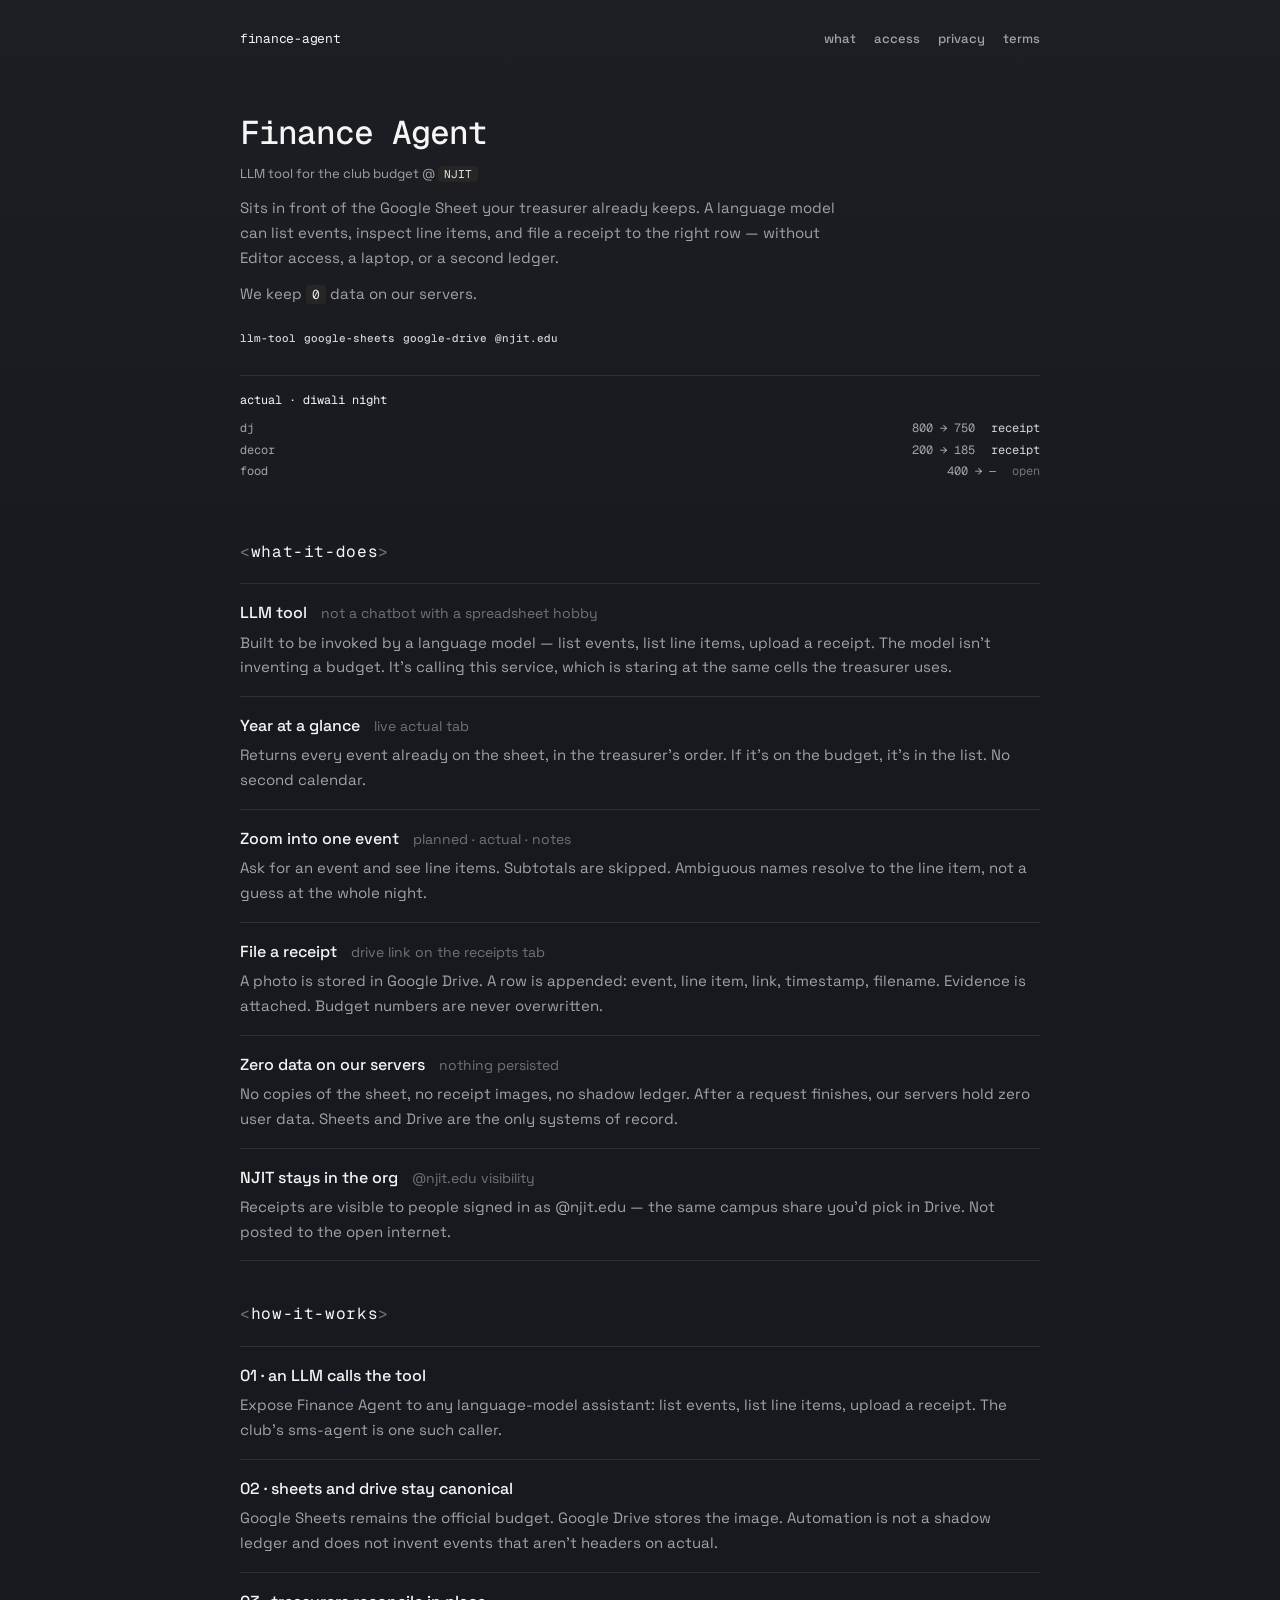
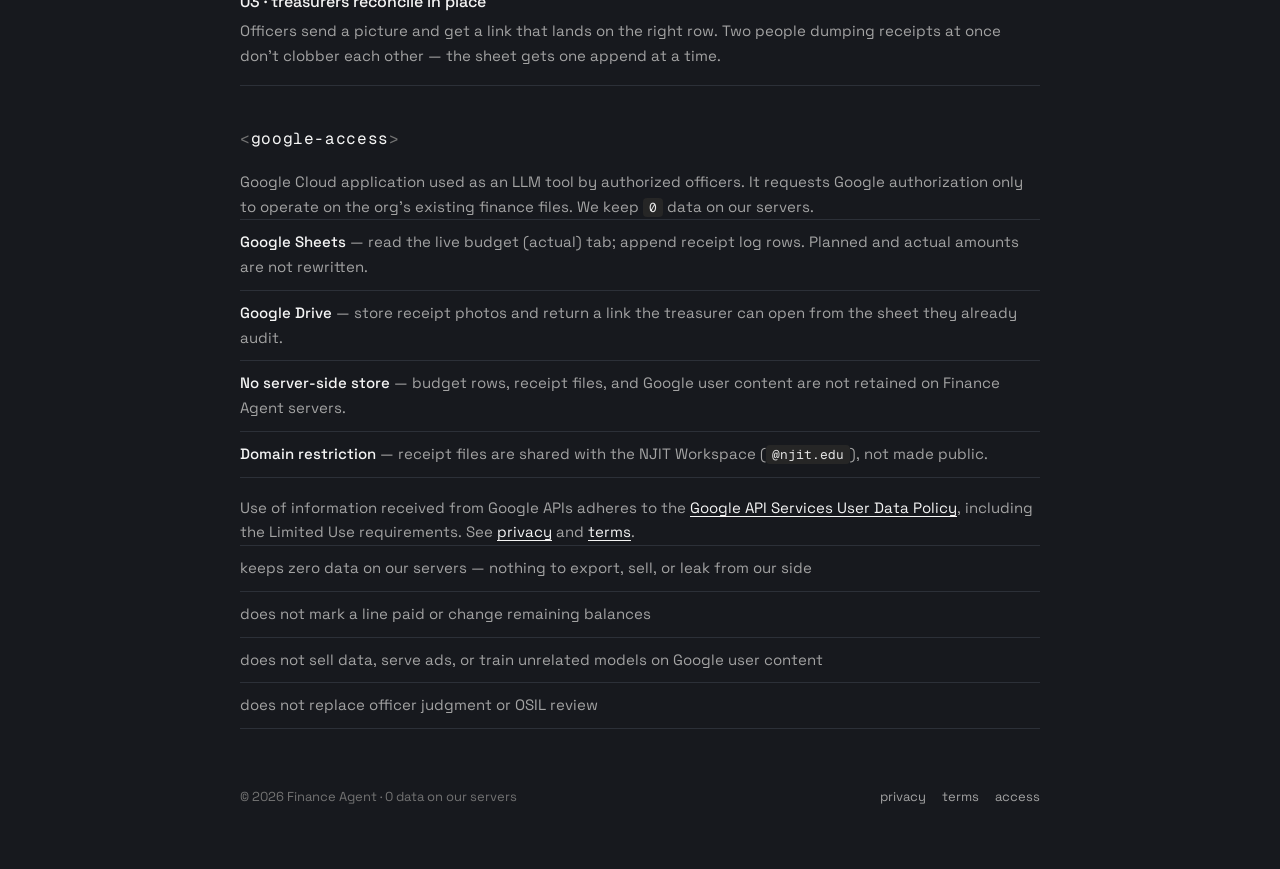
<file: index.html>
<!DOCTYPE html>
<html lang="en">
<head>
  <meta charset="utf-8">
  <meta name="viewport" content="width=device-width, initial-scale=1">
  <title>Finance Agent — Student organization budget tools</title>
  <meta name="description" content="Finance Agent is an LLM tool that reads your club’s official Google Sheet and files receipt evidence. We keep zero data on our servers — Sheets and Drive stay the source of truth.">
  <meta name="theme-color" content="#17191e">
  <link rel="icon" href="favicon.svg" type="image/svg+xml">
  <meta property="og:title" content="Finance Agent">
  <meta property="og:description" content="An LLM tool for the official club budget. Zero data on our servers.">
  <meta property="og:type" content="website">
  <link rel="preconnect" href="https://fonts.googleapis.com">
  <link rel="preconnect" href="https://fonts.gstatic.com" crossorigin>
  <link href="https://fonts.googleapis.com/css2?family=Geist+Mono:wght@400;500&family=Space+Grotesk:wght@400;500&display=swap" rel="stylesheet">
  <link rel="stylesheet" href="styles.css">
</head>
<body>
  <header class="wrap nav">
    <a class="brand" href="index.html">finance-agent</a>
    <nav class="nav-links" aria-label="Primary">
      <a href="#what">what</a>
      <a href="#access">access</a>
      <a href="privacy.html">privacy</a>
      <a href="terms.html">terms</a>
    </nav>
  </header>

  <main class="wrap">
    <section class="hero">
      <h1>Finance Agent</h1>
      <p class="sub">LLM tool for the club budget @ <code>NJIT</code></p>
      <p>
        Sits in front of the Google Sheet your treasurer already keeps.
        A language model can list events, inspect line items, and file a receipt
        to the right row — without Editor access, a laptop, or a second ledger.
      </p>
      <p>We keep <code>0</code> data on our servers.</p>
      <div class="tags" aria-label="Systems of record">
        <span>llm-tool</span>
        <span>google-sheets</span>
        <span>google-drive</span>
        <span>@njit.edu</span>
      </div>

      <div class="sheet" aria-label="Example budget view">
        <div class="event">actual · diwali night</div>
        <div class="row"><span>dj</span><span>800 → 750</span><span class="ok">receipt</span></div>
        <div class="row"><span>decor</span><span>200 → 185</span><span class="ok">receipt</span></div>
        <div class="row"><span>food</span><span>400 → —</span><span class="pending">open</span></div>
      </div>
    </section>

    <section id="what">
      <h2><span class="angle">&lt;</span>what-it-does<span class="angle">&gt;</span></h2>
      <article class="item">
        <div class="item-head">
          <strong>LLM tool</strong>
          <span>not a chatbot with a spreadsheet hobby</span>
        </div>
        <p>Built to be invoked by a language model — list events, list line items, upload a receipt. The model isn’t inventing a budget. It’s calling this service, which is staring at the same cells the treasurer uses.</p>
      </article>
      <article class="item">
        <div class="item-head">
          <strong>Year at a glance</strong>
          <span>live actual tab</span>
        </div>
        <p>Returns every event already on the sheet, in the treasurer’s order. If it’s on the budget, it’s in the list. No second calendar.</p>
      </article>
      <article class="item">
        <div class="item-head">
          <strong>Zoom into one event</strong>
          <span>planned · actual · notes</span>
        </div>
        <p>Ask for an event and see line items. Subtotals are skipped. Ambiguous names resolve to the line item, not a guess at the whole night.</p>
      </article>
      <article class="item">
        <div class="item-head">
          <strong>File a receipt</strong>
          <span>drive link on the receipts tab</span>
        </div>
        <p>A photo is stored in Google Drive. A row is appended: event, line item, link, timestamp, filename. Evidence is attached. Budget numbers are never overwritten.</p>
      </article>
      <article class="item">
        <div class="item-head">
          <strong>Zero data on our servers</strong>
          <span>nothing persisted</span>
        </div>
        <p>No copies of the sheet, no receipt images, no shadow ledger. After a request finishes, our servers hold zero user data. Sheets and Drive are the only systems of record.</p>
      </article>
      <article class="item">
        <div class="item-head">
          <strong>NJIT stays in the org</strong>
          <span>@njit.edu visibility</span>
        </div>
        <p>Receipts are visible to people signed in as @njit.edu — the same campus share you’d pick in Drive. Not posted to the open internet.</p>
      </article>
    </section>

    <section id="how">
      <h2><span class="angle">&lt;</span>how-it-works<span class="angle">&gt;</span></h2>
      <article class="item">
        <div class="item-head">
          <strong>01 · an LLM calls the tool</strong>
        </div>
        <p>Expose Finance Agent to any language-model assistant: list events, list line items, upload a receipt. The club’s sms-agent is one such caller.</p>
      </article>
      <article class="item">
        <div class="item-head">
          <strong>02 · sheets and drive stay canonical</strong>
        </div>
        <p>Google Sheets remains the official budget. Google Drive stores the image. Automation is not a shadow ledger and does not invent events that aren’t headers on actual.</p>
      </article>
      <article class="item">
        <div class="item-head">
          <strong>03 · treasurers reconcile in place</strong>
        </div>
        <p>Officers send a picture and get a link that lands on the right row. Two people dumping receipts at once don’t clobber each other — the sheet gets one append at a time.</p>
      </article>
    </section>

    <section id="access">
      <h2><span class="angle">&lt;</span>google-access<span class="angle">&gt;</span></h2>
      <p class="note">
        Google Cloud application used as an LLM tool by authorized officers.
        It requests Google authorization only to operate on the org’s existing finance files.
        We keep <code>0</code> data on our servers.
      </p>
      <ul class="access-list">
        <li><strong>Google Sheets</strong> — read the live budget (actual) tab; append receipt log rows. Planned and actual amounts are not rewritten.</li>
        <li><strong>Google Drive</strong> — store receipt photos and return a link the treasurer can open from the sheet they already audit.</li>
        <li><strong>No server-side store</strong> — budget rows, receipt files, and Google user content are not retained on Finance Agent servers.</li>
        <li><strong>Domain restriction</strong> — receipt files are shared with the NJIT Workspace (<code>@njit.edu</code>), not made public.</li>
      </ul>
      <p class="note">
        Use of information received from Google APIs adheres to the
        <a href="https://developers.google.com/terms/api-services-user-data-policy">Google API Services User Data Policy</a>,
        including the Limited Use requirements. See
        <a href="privacy.html">privacy</a> and
        <a href="terms.html">terms</a>.
      </p>
      <ul class="never">
        <li>keeps zero data on our servers — nothing to export, sell, or leak from our side</li>
        <li>does not mark a line paid or change remaining balances</li>
        <li>does not sell data, serve ads, or train unrelated models on Google user content</li>
        <li>does not replace officer judgment or OSIL review</li>
      </ul>
    </section>
  </main>

  <footer class="wrap site-footer">
    <div class="footer-row">
      <p>© 2026 Finance Agent · 0 data on our servers</p>
      <div class="footer-links">
        <a href="privacy.html">privacy</a>
        <a href="terms.html">terms</a>
        <a href="#access">access</a>
      </div>
    </div>
  </footer>
</body>
</html>
</file>
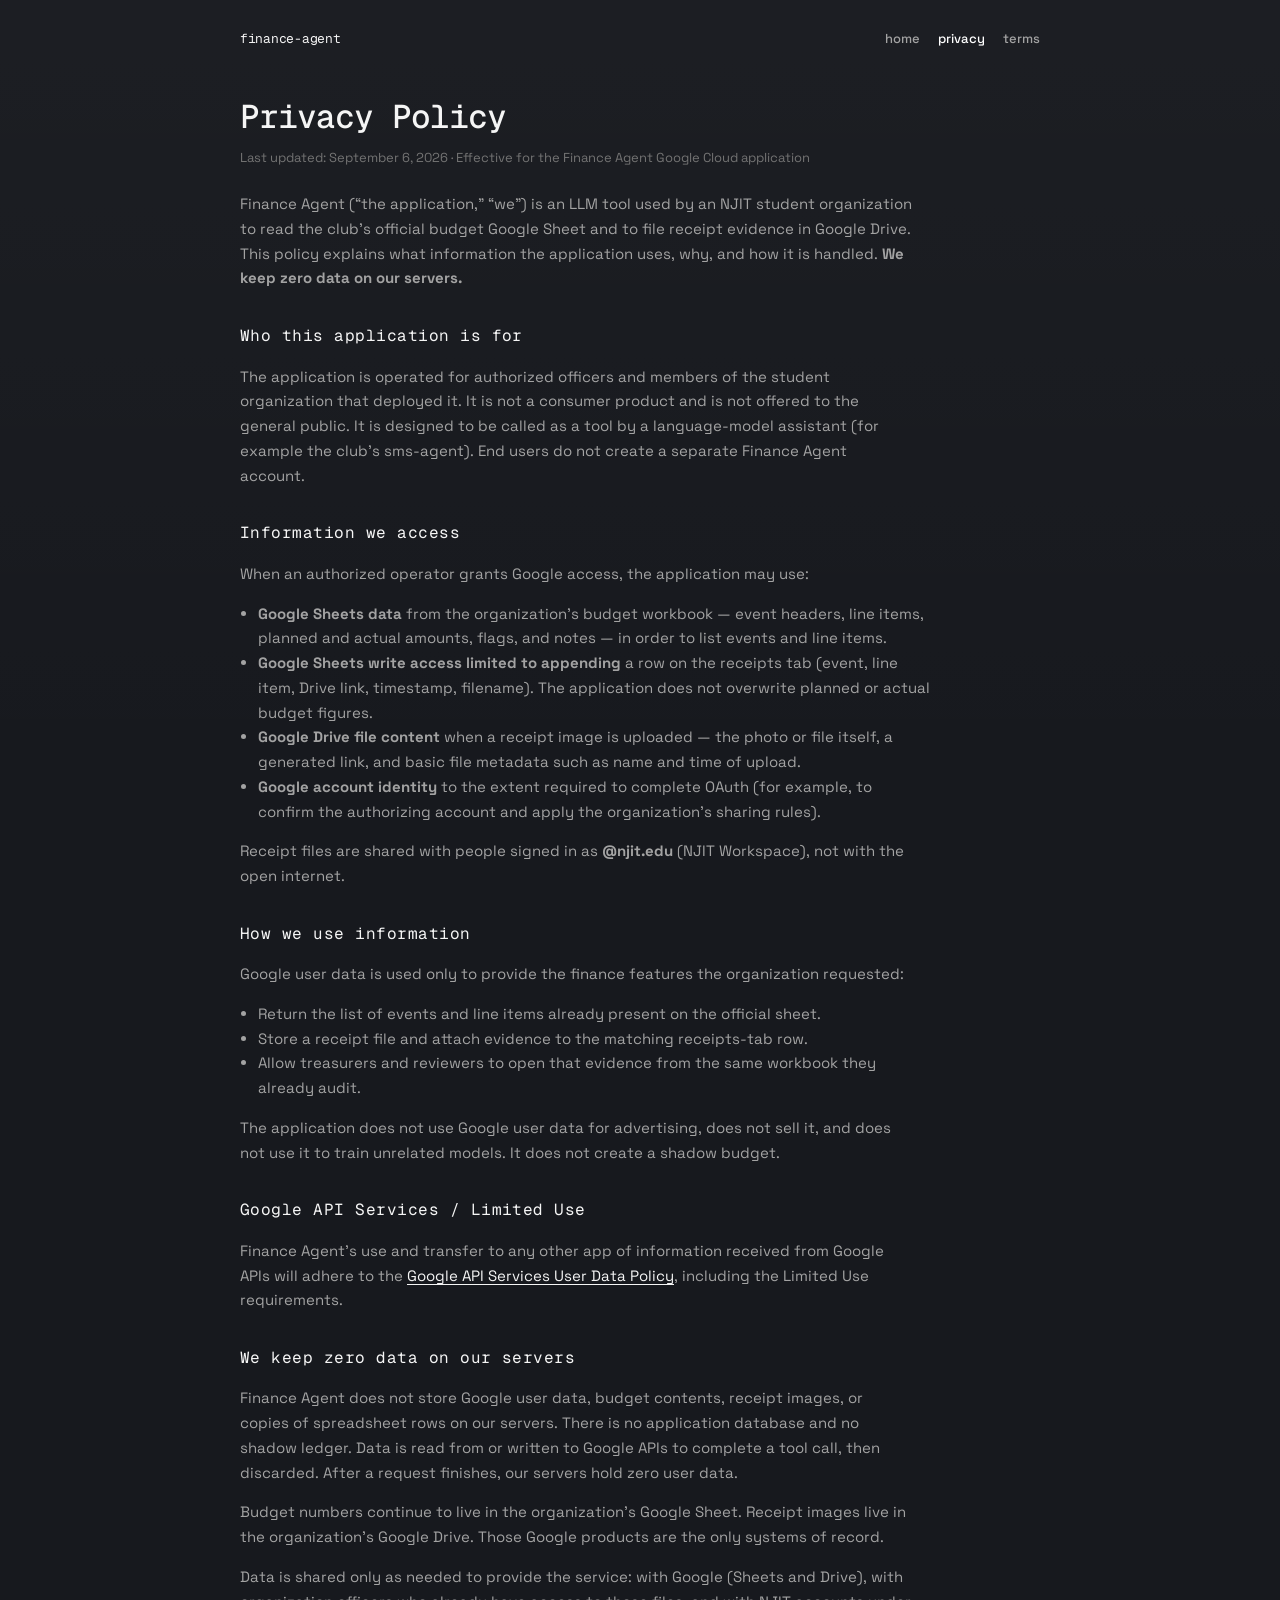
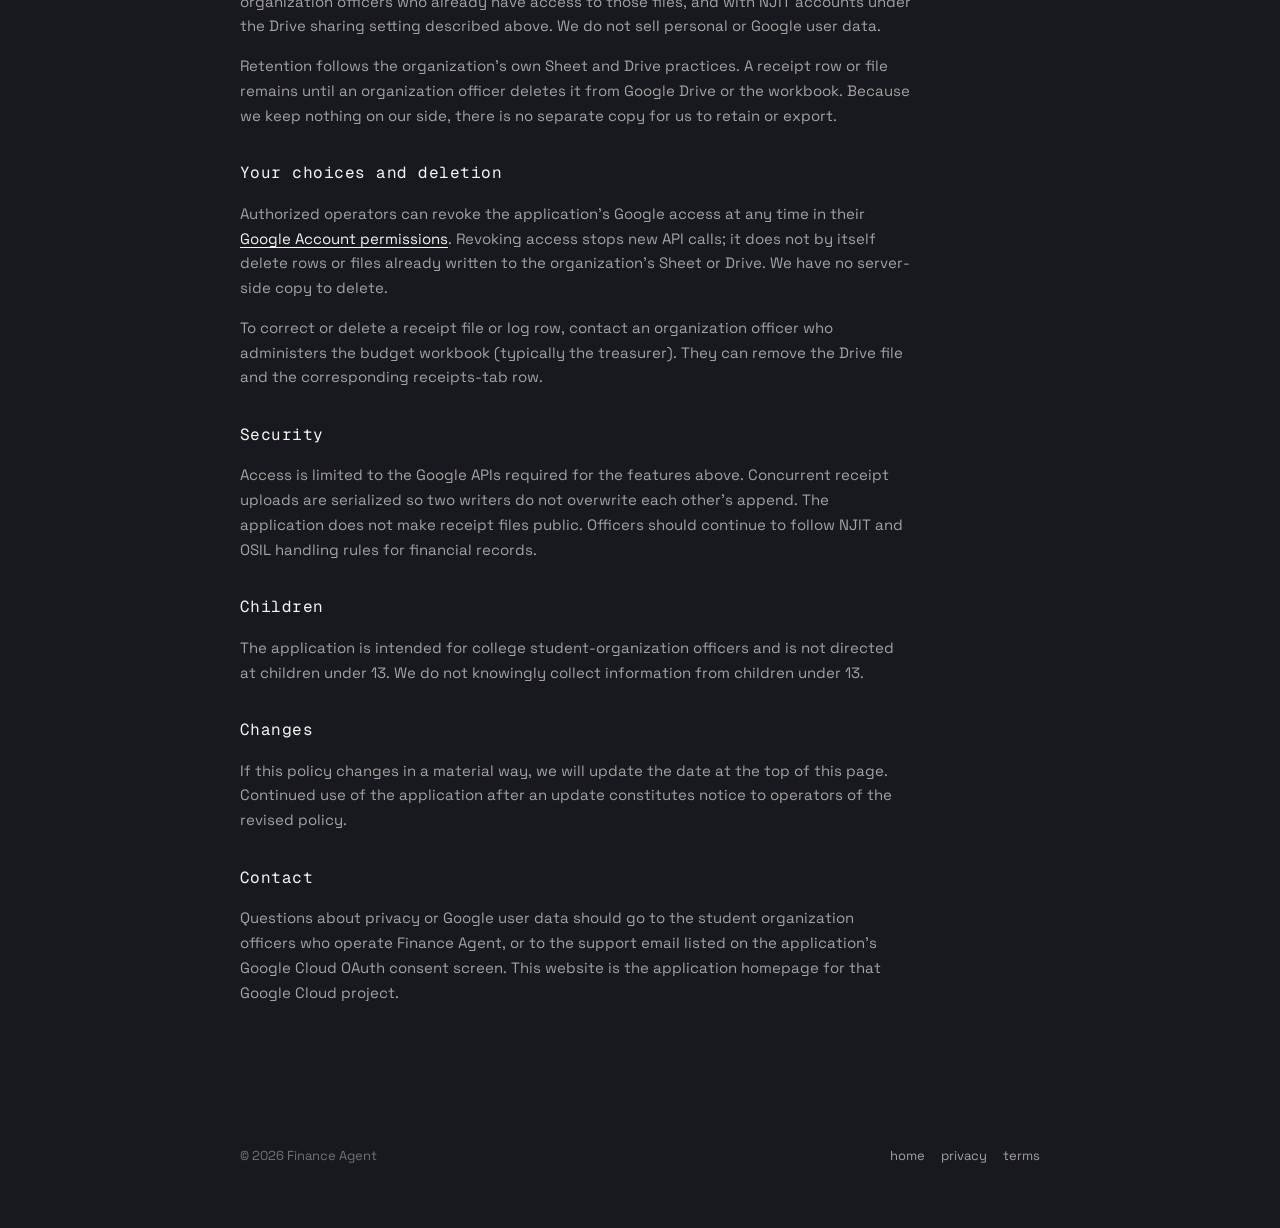
<file: privacy.html>
<!DOCTYPE html>
<html lang="en">
<head>
  <meta charset="utf-8">
  <meta name="viewport" content="width=device-width, initial-scale=1">
  <title>Privacy Policy — Finance Agent</title>
  <meta name="description" content="Privacy Policy for Finance Agent. We keep zero data on our servers. Google Sheets and Drive are the only systems of record.">
  <meta name="theme-color" content="#17191e">
  <link rel="icon" href="favicon.svg" type="image/svg+xml">
  <link rel="preconnect" href="https://fonts.googleapis.com">
  <link rel="preconnect" href="https://fonts.gstatic.com" crossorigin>
  <link href="https://fonts.googleapis.com/css2?family=Geist+Mono:wght@400;500&family=Space+Grotesk:wght@400;500&display=swap" rel="stylesheet">
  <link rel="stylesheet" href="styles.css">
</head>
<body>
  <header class="wrap nav">
    <a class="brand" href="index.html">finance-agent</a>
    <nav class="nav-links" aria-label="Primary">
      <a href="index.html">home</a>
      <a href="privacy.html" aria-current="page">privacy</a>
      <a href="terms.html">terms</a>
    </nav>
  </header>

  <main class="wrap legal-page">
    <h1>Privacy Policy</h1>
    <p class="meta">Last updated: September 6, 2026 · Effective for the Finance Agent Google Cloud application</p>

    <p>
      Finance Agent (“the application,” “we”) is an LLM tool used by an NJIT student organization
      to read the club’s official budget Google Sheet and to file receipt evidence in Google Drive.
      This policy explains what information the application uses, why, and how it is handled.
      <strong>We keep zero data on our servers.</strong>
    </p>

    <h2>Who this application is for</h2>
    <p>
      The application is operated for authorized officers and members of the student organization
      that deployed it. It is not a consumer product and is not offered to the general public.
      It is designed to be called as a tool by a language-model assistant (for example the club’s
      sms-agent). End users do not create a separate Finance Agent account.
    </p>

    <h2>Information we access</h2>
    <p>When an authorized operator grants Google access, the application may use:</p>
    <ul>
      <li><strong>Google Sheets data</strong> from the organization’s budget workbook — event headers, line items, planned and actual amounts, flags, and notes — in order to list events and line items.</li>
      <li><strong>Google Sheets write access limited to appending</strong> a row on the receipts tab (event, line item, Drive link, timestamp, filename). The application does not overwrite planned or actual budget figures.</li>
      <li><strong>Google Drive file content</strong> when a receipt image is uploaded — the photo or file itself, a generated link, and basic file metadata such as name and time of upload.</li>
      <li><strong>Google account identity</strong> to the extent required to complete OAuth (for example, to confirm the authorizing account and apply the organization’s sharing rules).</li>
    </ul>
    <p>
      Receipt files are shared with people signed in as <strong>@njit.edu</strong> (NJIT Workspace),
      not with the open internet.
    </p>

    <h2>How we use information</h2>
    <p>Google user data is used only to provide the finance features the organization requested:</p>
    <ul>
      <li>Return the list of events and line items already present on the official sheet.</li>
      <li>Store a receipt file and attach evidence to the matching receipts-tab row.</li>
      <li>Allow treasurers and reviewers to open that evidence from the same workbook they already audit.</li>
    </ul>
    <p>
      The application does not use Google user data for advertising, does not sell it, and does not
      use it to train unrelated models. It does not create a shadow budget.
    </p>

    <h2>Google API Services / Limited Use</h2>
    <p>
      Finance Agent’s use and transfer to any other app of information received from Google APIs
      will adhere to the
      <a href="https://developers.google.com/terms/api-services-user-data-policy">Google API Services User Data Policy</a>,
      including the Limited Use requirements.
    </p>

    <h2>We keep zero data on our servers</h2>
    <p>
      Finance Agent does not store Google user data, budget contents, receipt images, or copies of
      spreadsheet rows on our servers. There is no application database and no shadow ledger.
      Data is read from or written to Google APIs to complete a tool call, then discarded.
      After a request finishes, our servers hold zero user data.
    </p>
    <p>
      Budget numbers continue to live in the organization’s Google Sheet. Receipt images live in
      the organization’s Google Drive. Those Google products are the only systems of record.
    </p>
    <p>
      Data is shared only as needed to provide the service: with Google (Sheets and Drive), with
      organization officers who already have access to those files, and with NJIT accounts under
      the Drive sharing setting described above. We do not sell personal or Google user data.
    </p>
    <p>
      Retention follows the organization’s own Sheet and Drive practices. A receipt row or file
      remains until an organization officer deletes it from Google Drive or the workbook.
      Because we keep nothing on our side, there is no separate copy for us to retain or export.
    </p>

    <h2>Your choices and deletion</h2>
    <p>
      Authorized operators can revoke the application’s Google access at any time in their
      <a href="https://myaccount.google.com/permissions">Google Account permissions</a>.
      Revoking access stops new API calls; it does not by itself delete rows or files already
      written to the organization’s Sheet or Drive. We have no server-side copy to delete.
    </p>
    <p>
      To correct or delete a receipt file or log row, contact an organization officer who
      administers the budget workbook (typically the treasurer). They can remove the Drive file
      and the corresponding receipts-tab row.
    </p>

    <h2>Security</h2>
    <p>
      Access is limited to the Google APIs required for the features above. Concurrent receipt
      uploads are serialized so two writers do not overwrite each other’s append. The application
      does not make receipt files public. Officers should continue to follow NJIT and OSIL
      handling rules for financial records.
    </p>

    <h2>Children</h2>
    <p>
      The application is intended for college student-organization officers and is not directed
      at children under 13. We do not knowingly collect information from children under 13.
    </p>

    <h2>Changes</h2>
    <p>
      If this policy changes in a material way, we will update the date at the top of this page.
      Continued use of the application after an update constitutes notice to operators of the
      revised policy.
    </p>

    <h2>Contact</h2>
    <p>
      Questions about privacy or Google user data should go to the student organization officers
      who operate Finance Agent, or to the support email listed on the application’s
      Google Cloud OAuth consent screen. This website is the application homepage for that
      Google Cloud project.
    </p>
  </main>

  <footer class="wrap site-footer">
    <div class="footer-row">
      <p>© 2026 Finance Agent</p>
      <div class="footer-links">
        <a href="index.html">home</a>
        <a href="privacy.html">privacy</a>
        <a href="terms.html">terms</a>
      </div>
    </div>
  </footer>
</body>
</html>
</file>
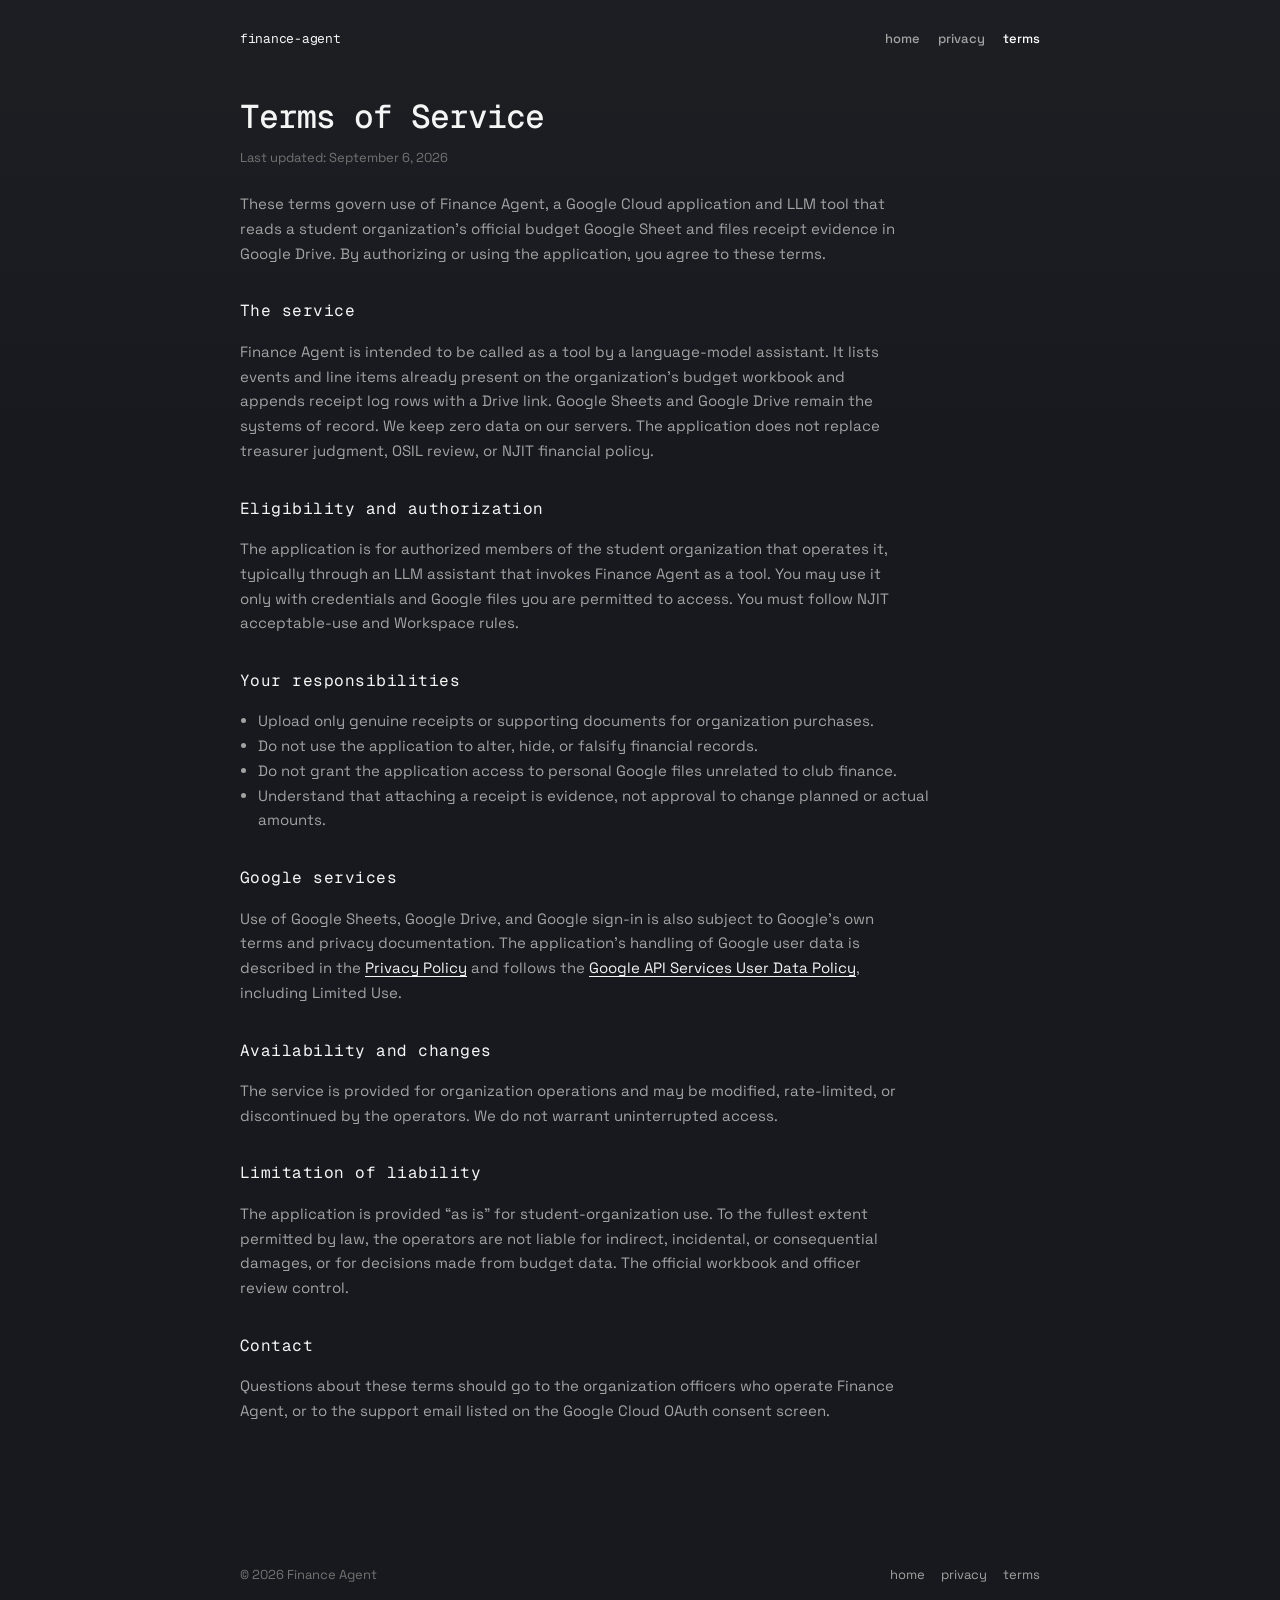
<file: terms.html>
<!DOCTYPE html>
<html lang="en">
<head>
  <meta charset="utf-8">
  <meta name="viewport" content="width=device-width, initial-scale=1">
  <title>Terms of Service — Finance Agent</title>
  <meta name="description" content="Terms of Service for Finance Agent, an LLM tool that reads an organization budget Sheet and files receipt evidence. Zero data is kept on our servers.">
  <meta name="theme-color" content="#17191e">
  <link rel="icon" href="favicon.svg" type="image/svg+xml">
  <link rel="preconnect" href="https://fonts.googleapis.com">
  <link rel="preconnect" href="https://fonts.gstatic.com" crossorigin>
  <link href="https://fonts.googleapis.com/css2?family=Geist+Mono:wght@400;500&family=Space+Grotesk:wght@400;500&display=swap" rel="stylesheet">
  <link rel="stylesheet" href="styles.css">
</head>
<body>
  <header class="wrap nav">
    <a class="brand" href="index.html">finance-agent</a>
    <nav class="nav-links" aria-label="Primary">
      <a href="index.html">home</a>
      <a href="privacy.html">privacy</a>
      <a href="terms.html" aria-current="page">terms</a>
    </nav>
  </header>

  <main class="wrap legal-page">
    <h1>Terms of Service</h1>
    <p class="meta">Last updated: September 6, 2026</p>

    <p>
      These terms govern use of Finance Agent, a Google Cloud application and LLM tool that reads
      a student organization’s official budget Google Sheet and files receipt evidence in Google Drive.
      By authorizing or using the application, you agree to these terms.
    </p>

    <h2>The service</h2>
    <p>
      Finance Agent is intended to be called as a tool by a language-model assistant. It lists
      events and line items already present on the organization’s budget workbook and appends
      receipt log rows with a Drive link. Google Sheets and Google Drive remain the systems of
      record. We keep zero data on our servers. The application does not replace treasurer judgment,
      OSIL review, or NJIT financial policy.
    </p>

    <h2>Eligibility and authorization</h2>
    <p>
      The application is for authorized members of the student organization that operates it,
      typically through an LLM assistant that invokes Finance Agent as a tool. You may use it
      only with credentials and Google files you are permitted to access. You must follow NJIT
      acceptable-use and Workspace rules.
    </p>

    <h2>Your responsibilities</h2>
    <ul>
      <li>Upload only genuine receipts or supporting documents for organization purchases.</li>
      <li>Do not use the application to alter, hide, or falsify financial records.</li>
      <li>Do not grant the application access to personal Google files unrelated to club finance.</li>
      <li>Understand that attaching a receipt is evidence, not approval to change planned or actual amounts.</li>
    </ul>

    <h2>Google services</h2>
    <p>
      Use of Google Sheets, Google Drive, and Google sign-in is also subject to Google’s own
      terms and privacy documentation. The application’s handling of Google user data is
      described in the <a href="privacy.html">Privacy Policy</a> and follows the
      <a href="https://developers.google.com/terms/api-services-user-data-policy">Google API Services User Data Policy</a>,
      including Limited Use.
    </p>

    <h2>Availability and changes</h2>
    <p>
      The service is provided for organization operations and may be modified, rate-limited,
      or discontinued by the operators. We do not warrant uninterrupted access.
    </p>

    <h2>Limitation of liability</h2>
    <p>
      The application is provided “as is” for student-organization use. To the fullest extent
      permitted by law, the operators are not liable for indirect, incidental, or consequential
      damages, or for decisions made from budget data. The official workbook and officer review
      control.
    </p>

    <h2>Contact</h2>
    <p>
      Questions about these terms should go to the organization officers who operate Finance Agent,
      or to the support email listed on the Google Cloud OAuth consent screen.
    </p>
  </main>

  <footer class="wrap site-footer">
    <div class="footer-row">
      <p>© 2026 Finance Agent</p>
      <div class="footer-links">
        <a href="index.html">home</a>
        <a href="privacy.html">privacy</a>
        <a href="terms.html">terms</a>
      </div>
    </div>
  </footer>
</body>
</html>
</file>
<file: styles.css>
:root {
  --bg: #17191e;
  --text: #f5f5f5;
  --muted: #a3a3a3;
  --dim: #737373;
  --line: #2c3038;
  --code-bg: #262626;
  --code: #e5e5e5;
  --tag: #d4d4d4;
  --sans: "Space Grotesk", "Segoe UI", system-ui, sans-serif;
  --mono: "Geist Mono", ui-monospace, "SFMono-Regular", Menlo, monospace;
}

*,
*::before,
*::after {
  box-sizing: border-box;
}

html {
  scroll-behavior: smooth;
  background: var(--bg);
}

body {
  margin: 0;
  color: var(--text);
  background:
    linear-gradient(180deg, rgba(255, 255, 255, 0.025), transparent 28%),
    var(--bg);
  font-family: var(--sans);
  font-size: 15px;
  line-height: 1.65;
}

a {
  color: var(--text);
  text-decoration: none;
}

a:hover {
  color: #fff;
}

.wrap {
  width: min(800px, calc(100% - 48px));
  margin-inline: auto;
}

.nav {
  display: flex;
  align-items: center;
  justify-content: space-between;
  gap: 20px;
  padding: 28px 0 8px;
}

.brand {
  font-family: var(--mono);
  font-size: 13px;
  letter-spacing: -0.02em;
}

.nav-links {
  display: flex;
  gap: 18px;
}

.nav-links a {
  color: var(--muted);
  font-size: 13px;
  font-weight: 500;
}

.nav-links a:hover,
.nav-links a[aria-current="page"] {
  color: #fff;
}

.hero {
  padding: 56px 0 12px;
}

h1 {
  margin: 0 0 10px;
  font-family: var(--mono);
  font-size: clamp(1.7rem, 4vw, 2.05rem);
  font-weight: 500;
  letter-spacing: -0.03em;
  line-height: 1.2;
}

.sub {
  margin: 0 0 22px;
  color: var(--dim);
  font-size: 13px;
}

.hero p {
  max-width: 38rem;
  margin: 0 0 12px;
  color: var(--muted);
}

.hero p:last-of-type {
  margin-bottom: 0;
}

.tags {
  display: flex;
  flex-wrap: wrap;
  gap: 8px;
  margin-top: 22px;
}

.tags span {
  color: var(--tag);
  font-family: var(--mono);
  font-size: 11px;
  font-weight: 500;
}

code {
  font-family: var(--mono);
  font-size: 0.86em;
  color: var(--code);
  background: var(--code-bg);
  padding: 1px 6px;
  border-radius: 4px;
}

.sheet {
  margin: 28px 0 8px;
  padding: 14px 0 0;
  border-top: 1px solid var(--line);
  color: var(--muted);
  font-family: var(--mono);
  font-size: 12px;
  line-height: 1.8;
}

.sheet .event {
  color: var(--text);
  margin-bottom: 6px;
}

.sheet .row {
  display: grid;
  grid-template-columns: 1fr auto auto;
  gap: 16px;
}

.sheet .ok {
  color: var(--tag);
}

.sheet .pending {
  color: var(--dim);
}

section {
  padding: 36px 0 4px;
}

h2 {
  margin: 0 0 18px;
  color: var(--text);
  font-family: var(--mono);
  font-size: 16px;
  font-weight: 400;
  letter-spacing: 0.04em;
}

h2 .angle {
  color: var(--dim);
}

.item {
  padding: 16px 0;
  border-top: 1px solid var(--line);
}

.item:last-child {
  border-bottom: 1px solid var(--line);
}

.item-head {
  display: flex;
  flex-wrap: wrap;
  gap: 8px 14px;
  align-items: baseline;
  margin-bottom: 4px;
}

.item-head strong {
  font-size: 16px;
  font-weight: 500;
}

.item-head span {
  color: var(--dim);
  font-size: 14px;
  font-weight: 400;
}

.item p {
  margin: 0;
  color: var(--muted);
}

.access-list,
.never {
  margin: 0;
  padding: 0;
  list-style: none;
}

.access-list li,
.never li {
  padding: 10px 0;
  border-top: 1px solid var(--line);
  color: var(--muted);
}

.access-list li:last-child,
.never li:last-child {
  border-bottom: 1px solid var(--line);
}

.access-list strong {
  color: var(--text);
  font-weight: 500;
}

.note {
  margin: 18px 0 0;
  color: var(--muted);
}

.note a {
  color: var(--text);
  text-decoration: underline;
  text-underline-offset: 3px;
}

.legal-page {
  padding: 40px 0 72px;
}

.legal-page .meta {
  margin: 0 0 24px;
  color: var(--dim);
  font-size: 13px;
}

.legal-page h2 {
  margin: 32px 0 10px;
  letter-spacing: 0.03em;
}

.legal-page p,
.legal-page li {
  color: var(--muted);
  max-width: 42rem;
}

.legal-page ul {
  padding-left: 1.15rem;
}

.legal-page a {
  text-decoration: underline;
  text-underline-offset: 3px;
}

.site-footer {
  padding: 40px 0 48px;
  color: var(--dim);
  font-size: 13px;
}

.footer-row {
  display: flex;
  justify-content: space-between;
  gap: 16px;
  flex-wrap: wrap;
  align-items: baseline;
}

.footer-links {
  display: flex;
  gap: 16px;
}

.footer-links a {
  color: var(--muted);
}

.footer-links a:hover {
  color: #fff;
}

@media (max-width: 560px) {
  .wrap {
    width: min(800px, calc(100% - 32px));
  }

  .nav {
    flex-wrap: wrap;
    padding-top: 20px;
  }

  .sheet .row {
    grid-template-columns: 1fr auto;
  }

  .sheet .row span:nth-child(2) {
    display: none;
  }
}
</file>
